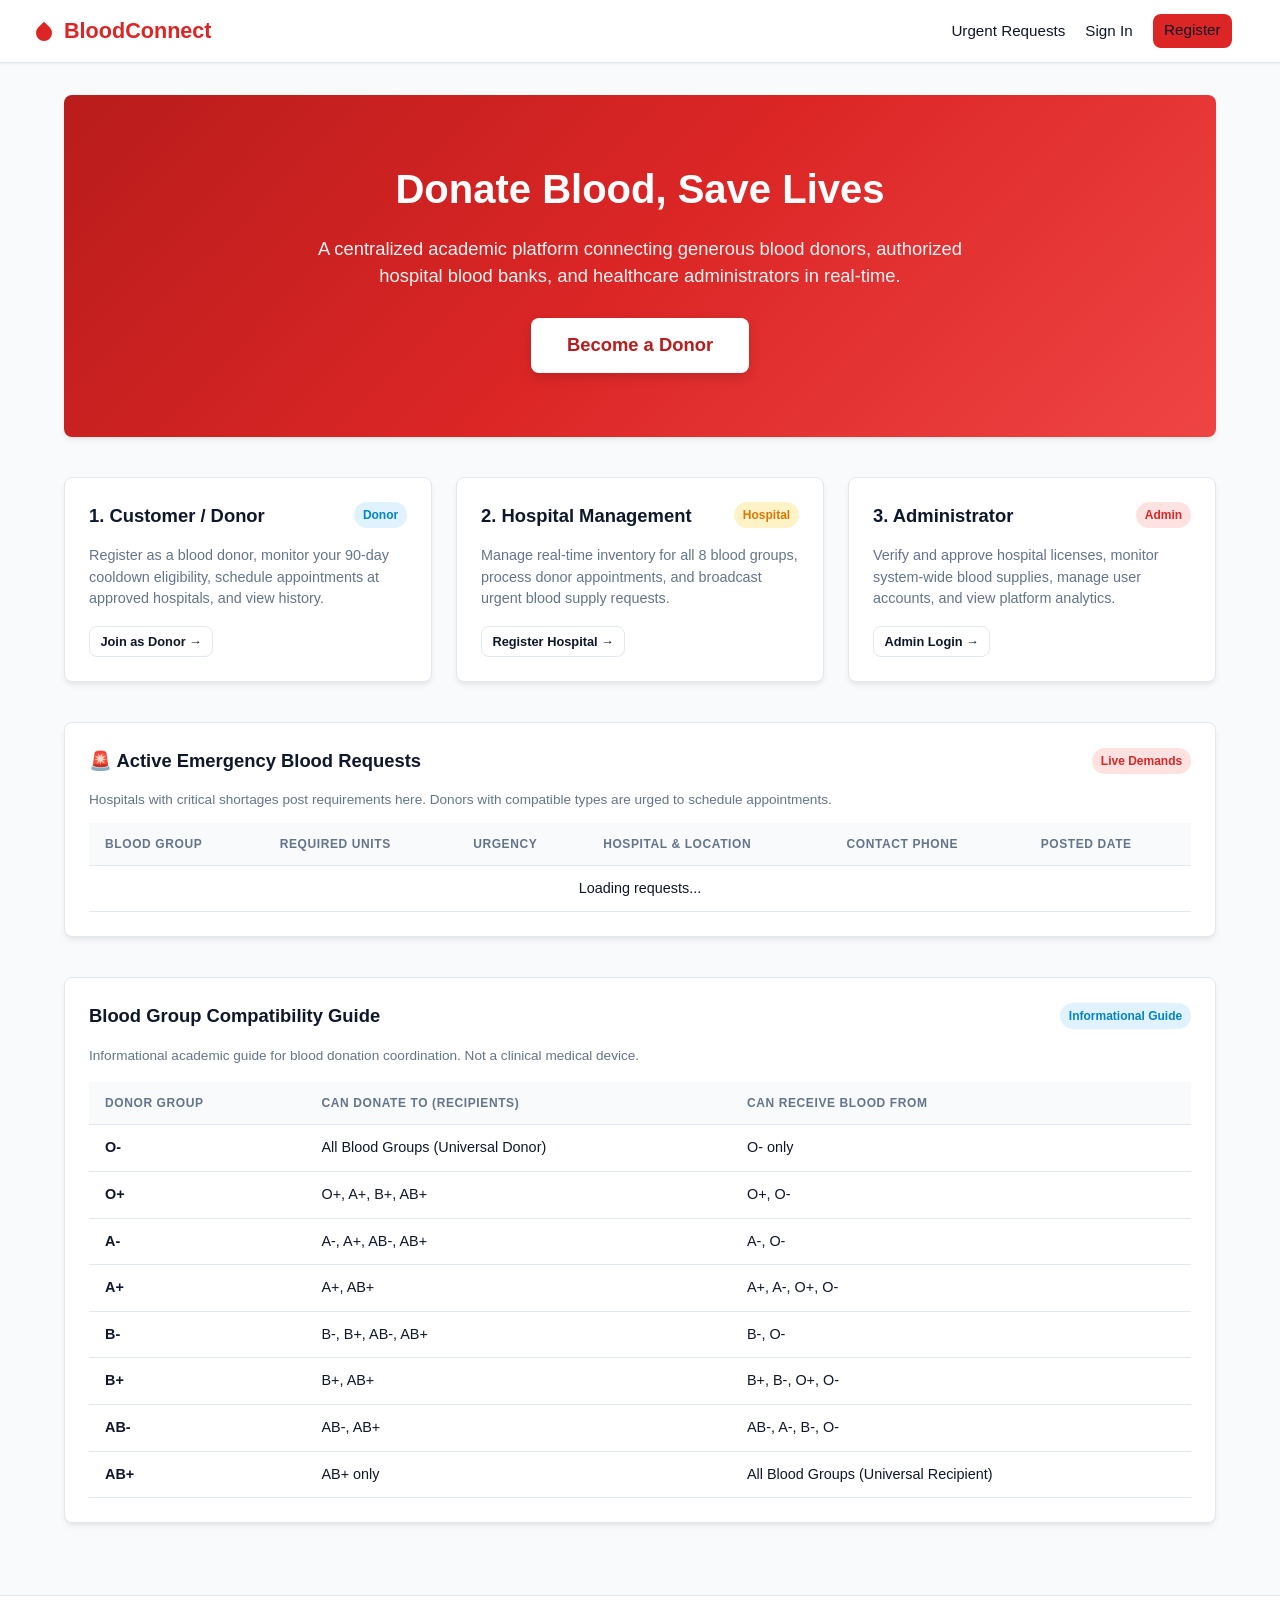
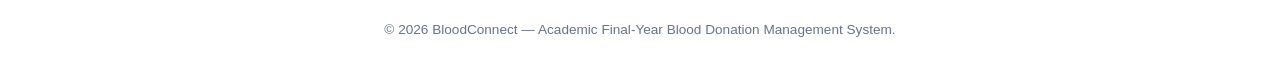
<file: frontend/index.html>
<!DOCTYPE html>
<html lang="en">
<head>
  <meta charset="UTF-8">
  <meta name="viewport" content="width=device-width, initial-scale=1.0">
  <title>BloodConnect — Blood Donation Management System</title>
  <link rel="stylesheet" href="css/style.css">
</head>
<body>

  <!-- Navigation Bar -->
  <nav class="navbar">
    <a href="index.html" class="nav-brand">
      <svg width="24" height="24" viewBox="0 0 24 24" fill="currentColor">
        <path d="M12 2.69l5.66 5.66a8 8 0 1 1-11.31 0z"/>
      </svg>
      BloodConnect
    </a>
    <ul class="nav-links" style="margin-left: auto;">
      <li><a href="#urgent-requests">Urgent Requests</a></li>
      <li><a href="login.html">Sign In</a></li>
      <li><a href="register.html" class="btn btn-sm btn-primary">Register</a></li>
    </ul>
    <div id="navUserArea" class="nav-user" style="margin-left: 1rem;"></div>
  </nav>

  <!-- Hero Section -->
  <div class="container">
    <section class="hero">
      <h1>Donate Blood, Save Lives</h1>
      <p>A centralized academic platform connecting generous blood donors, authorized hospital blood banks, and healthcare administrators in real-time.</p>
      <div>
        <a href="register.html" class="btn btn-primary" style="background: white; color: #b91c1c; font-size: 1.15rem; font-weight: 700; padding: 0.85rem 2.25rem; box-shadow: 0 4px 12px rgba(0,0,0,0.15); border: none;">Become a Donor</a>
      </div>
    </section>

    <!-- 3 Portals Explanation Cards -->
    <div class="grid grid-3" style="margin-bottom: 2.5rem;">
      <div class="card">
        <div class="card-title">
          <span>1. Customer / Donor</span>
          <span class="badge badge-info">Donor</span>
        </div>
        <p style="color:var(--text-muted); font-size:0.9rem; margin-bottom:1rem;">
          Register as a blood donor, monitor your 90-day cooldown eligibility, schedule appointments at approved hospitals, and view history.
        </p>
        <a href="register.html" class="btn btn-sm btn-outline">Join as Donor &rarr;</a>
      </div>

      <div class="card">
        <div class="card-title">
          <span>2. Hospital Management</span>
          <span class="badge badge-warning">Hospital</span>
        </div>
        <p style="color:var(--text-muted); font-size:0.9rem; margin-bottom:1rem;">
          Manage real-time inventory for all 8 blood groups, process donor appointments, and broadcast urgent blood supply requests.
        </p>
        <a href="register.html" class="btn btn-sm btn-outline">Register Hospital &rarr;</a>
      </div>

      <div class="card">
        <div class="card-title">
          <span>3. Administrator</span>
          <span class="badge badge-danger">Admin</span>
        </div>
        <p style="color:var(--text-muted); font-size:0.9rem; margin-bottom:1rem;">
          Verify and approve hospital licenses, monitor system-wide blood supplies, manage user accounts, and view platform analytics.
        </p>
        <a href="login.html" class="btn btn-sm btn-outline">Admin Login &rarr;</a>
      </div>
    </div>

    <!-- Live Urgent Blood Requests -->
    <section id="urgent-requests" class="card" style="margin-bottom: 2.5rem;">
      <div class="card-title">
        <span>🚨 Active Emergency Blood Requests</span>
        <span class="badge badge-danger">Live Demands</span>
      </div>
      <p style="font-size:0.85rem; color:var(--text-muted); margin-bottom: 0.5rem;">
        Hospitals with critical shortages post requirements here. Donors with compatible types are urged to schedule appointments.
      </p>
      <div class="table-responsive">
        <table>
          <thead>
            <tr>
              <th>Blood Group</th>
              <th>Required Units</th>
              <th>Urgency</th>
              <th>Hospital & Location</th>
              <th>Contact Phone</th>
              <th>Posted Date</th>
            </tr>
          </thead>
          <tbody id="publicRequestsBody">
            <tr><td colspan="6" style="text-align:center;">Loading requests...</td></tr>
          </tbody>
        </table>
      </div>
    </section>

    <!-- Blood Compatibility Matrix -->
    <section id="compatibility" class="card" style="margin-bottom: 2.5rem;">
      <div class="card-title">
        <span>Blood Group Compatibility Guide</span>
        <span class="badge badge-info">Informational Guide</span>
      </div>
      <p style="font-size:0.85rem; color:var(--text-muted); margin-bottom: 1rem;">
        Informational academic guide for blood donation coordination. Not a clinical medical device.
      </p>
      <div class="table-responsive">
        <table>
          <thead>
            <tr>
              <th>Donor Group</th>
              <th>Can Donate To (Recipients)</th>
              <th>Can Receive Blood From</th>
            </tr>
          </thead>
          <tbody>
            <tr><td><strong>O-</strong></td><td>All Blood Groups (Universal Donor)</td><td>O- only</td></tr>
            <tr><td><strong>O+</strong></td><td>O+, A+, B+, AB+</td><td>O+, O-</td></tr>
            <tr><td><strong>A-</strong></td><td>A-, A+, AB-, AB+</td><td>A-, O-</td></tr>
            <tr><td><strong>A+</strong></td><td>A+, AB+</td><td>A+, A-, O+, O-</td></tr>
            <tr><td><strong>B-</strong></td><td>B-, B+, AB-, AB+</td><td>B-, O-</td></tr>
            <tr><td><strong>B+</strong></td><td>B+, AB+</td><td>B+, B-, O+, O-</td></tr>
            <tr><td><strong>AB-</strong></td><td>AB-, AB+</td><td>AB-, A-, B-, O-</td></tr>
            <tr><td><strong>AB+</strong></td><td>AB+ only</td><td>All Blood Groups (Universal Recipient)</td></tr>
          </tbody>
        </table>
      </div>
    </section>
  </div>

  <!-- Footer -->
  <footer>
    <p>&copy; 2026 BloodConnect — Academic Final-Year Blood Donation Management System.</p>
  </footer>

  <script src="js/script.js"></script>
  <script>
    document.addEventListener("DOMContentLoaded", initLandingPage);
  </script>
</body>
</html>
</file>
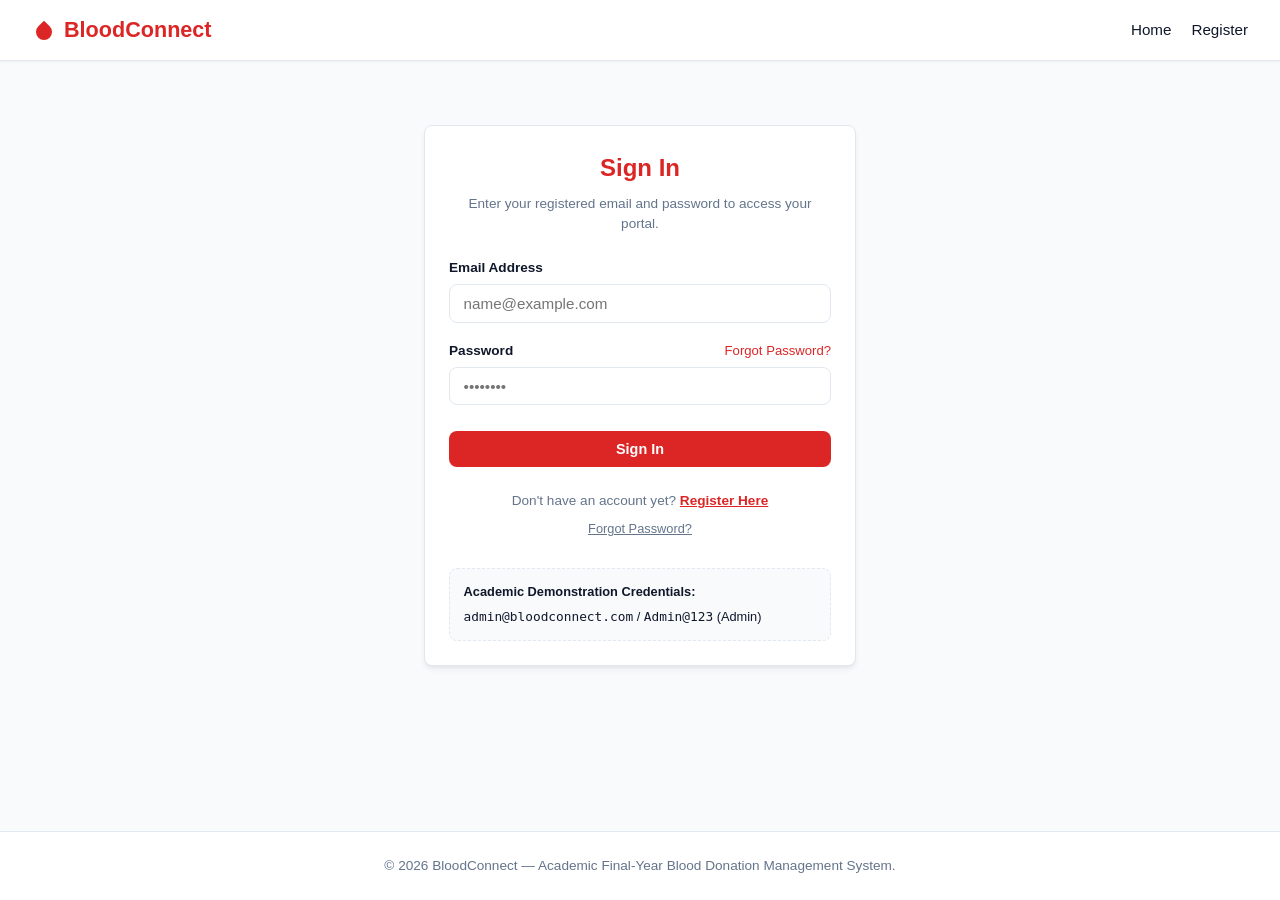
<file: frontend/admin.html>
<!DOCTYPE html>
<html lang="en">
<head>
  <meta charset="UTF-8">
  <meta name="viewport" content="width=device-width, initial-scale=1.0">
  <title>Admin Portal — BloodConnect</title>
  <link rel="stylesheet" href="css/style.css">
</head>
<body>

  <!-- Navigation Bar -->
  <nav class="navbar">
    <a href="admin.html" class="nav-brand">
      <svg width="24" height="24" viewBox="0 0 24 24" fill="currentColor">
        <path d="M12 2.69l5.66 5.66a8 8 0 1 1-11.31 0z"/>
      </svg>
      BloodConnect
    </a>
    <div class="nav-user">
      <span id="navAdminName">System Administrator</span>
      <span class="user-badge" style="background:var(--danger-bg); color:var(--danger);">Admin</span>
      <button onclick="logout()" class="btn btn-sm btn-outline">Sign Out</button>
    </div>
  </nav>

  <div class="container">
    <!-- Stat Cards -->
    <div class="grid grid-4" style="margin-bottom: 2rem;">
      <div class="stat-card">
        <div class="stat-label">Total Donors</div>
        <div class="stat-val" id="statDonors">0</div>
      </div>
      <div class="stat-card" style="border-left-color: var(--success);">
        <div class="stat-label">Approved Hospitals</div>
        <div class="stat-val" id="statHospitals">0</div>
      </div>
      <div class="stat-card" style="border-left-color: var(--warning);">
        <div class="stat-label">Pending Approval</div>
        <div class="stat-val" id="statPendingHospitals">0</div>
      </div>
      <div class="stat-card" style="border-left-color: #3b82f6;">
        <div class="stat-label">Total Blood Units</div>
        <div class="stat-val" id="statBloodUnits">0</div>
      </div>
    </div>

    <!-- Hospital Approvals Section -->
    <div class="card" style="margin-bottom: 2rem;">
      <div class="card-title">
        <span>Hospital License Verifications</span>
      </div>
      <p style="font-size: 0.85rem; color: var(--text-muted); margin-bottom: 0.75rem;">
        Hospitals with <strong>PENDING</strong> status cannot log in until approved by an administrator.
      </p>
      <div class="table-responsive">
        <table>
          <thead>
            <tr>
              <th>Hospital Name</th>
              <th>License No.</th>
              <th>City</th>
              <th>Contact</th>
              <th>Status</th>
              <th>Actions</th>
            </tr>
          </thead>
          <tbody id="adminHospitalsBody">
            <tr><td colspan="6" style="text-align: center;">Loading hospitals...</td></tr>
          </tbody>
        </table>
      </div>
    </div>

    <!-- Create Administrator Section -->
    <div class="card" style="margin-bottom: 2rem;">
      <div class="card-title">
        <span>Create Administrator</span>
        <span class="badge badge-info">Admin Only</span>
      </div>
      <p style="font-size: 0.85rem; color: var(--text-muted); margin-bottom: 1rem;">
        Register a new administrator account with full administrative privileges.
      </p>

      <div id="createAdminAlert"></div>

      <form id="createAdminForm" onsubmit="handleCreateAdmin(event)" style="max-width: 640px;">
        <div class="grid grid-2" style="gap: 1rem; margin-bottom: 1rem;">
          <div class="form-group">
            <label for="adminFullName">Full Name</label>
            <input type="text" id="adminFullName" class="form-control" placeholder="Full Name" required>
          </div>
          <div class="form-group">
            <label for="adminEmail">Email Address</label>
            <input type="email" id="adminEmail" class="form-control" placeholder="admin@example.com" required>
          </div>
        </div>

        <div class="grid grid-2" style="gap: 1rem; margin-bottom: 1.25rem;">
          <div class="form-group">
            <label for="adminPassword">Password</label>
            <input type="password" id="adminPassword" class="form-control" placeholder="••••••••" required>
          </div>
          <div class="form-group">
            <label for="adminConfirmPassword">Confirm Password</label>
            <input type="password" id="adminConfirmPassword" class="form-control" placeholder="••••••••" required>
          </div>
        </div>

        <button type="submit" id="createAdminBtn" class="btn btn-primary">Create Admin</button>
      </form>
    </div>

    <!-- User Management Section -->
    <div class="card" style="margin-bottom: 2rem;">
      <div class="card-title">
        <span>User Management</span>
      </div>
      <div class="table-responsive">
        <table>
          <thead>
            <tr>
              <th>Full Name</th>
              <th>Email</th>
              <th>Role</th>
              <th>Status</th>
              <th>Action</th>
            </tr>
          </thead>
          <tbody id="adminUsersBody">
            <tr><td colspan="5" style="text-align: center;">Loading users...</td></tr>
          </tbody>
        </table>
      </div>
    </div>

    <!-- System Blood Inventory Overview -->
    <div class="card">
      <div class="card-title">
        <span>System-Wide Blood Inventory Overview</span>
      </div>
      <div class="table-responsive">
        <table>
          <thead>
            <tr>
              <th>Hospital</th>
              <th>City</th>
              <th>Blood Group</th>
              <th>Units Available</th>
              <th>Last Updated</th>
            </tr>
          </thead>
          <tbody id="adminInventoryBody">
            <tr><td colspan="5" style="text-align: center;">Loading system inventory...</td></tr>
          </tbody>
        </table>
      </div>
    </div>
  </div>

  <!-- Admin Reset Password Modal -->
  <div id="adminResetPasswordModal" style="display: none; position: fixed; inset: 0; background: rgba(0, 0, 0, 0.5); z-index: 1000; align-items: center; justify-content: center; padding: 1rem;">
    <div class="card" style="max-width: 480px; width: 100%; margin: auto; box-shadow: 0 20px 25px -5px rgba(0,0,0,0.2);">
      <div class="card-title" style="margin-bottom: 0.75rem;">
        <span>Admin-Assisted Password Reset</span>
        <button type="button" onclick="closeResetPasswordModal()" style="background: none; border: none; font-size: 1.25rem; cursor: pointer; color: var(--text-muted);">&times;</button>
      </div>
      <p style="font-size: 0.85rem; color: var(--text-muted); margin-bottom: 1rem;">
        Set a new temporary password for <strong id="resetTargetName"></strong> (<span id="resetTargetEmail"></span>).
      </p>

      <div id="adminResetAlert"></div>

      <form id="adminResetPasswordForm" onsubmit="handleAdminResetPassword(event)">
        <input type="hidden" id="resetTargetUserId">
        <input type="hidden" id="resetTargetUserEmail">

        <div class="form-group">
          <label for="adminNewPassword">New Password</label>
          <input type="password" id="adminNewPassword" class="form-control" placeholder="•••••••• (min 6 characters)" required minlength="6">
        </div>

        <div class="form-group">
          <label for="adminConfirmNewPassword">Confirm Password</label>
          <input type="password" id="adminConfirmNewPassword" class="form-control" placeholder="••••••••" required minlength="6">
        </div>

        <div style="display: flex; gap: 0.5rem; justify-content: flex-end; margin-top: 1.25rem;">
          <button type="button" onclick="closeResetPasswordModal()" class="btn btn-sm btn-outline">Cancel</button>
          <button type="submit" id="adminResetSubmitBtn" class="btn btn-sm btn-primary">Reset Password</button>
        </div>
      </form>
    </div>
  </div>

  <footer>
    <p>&copy; 2026 BloodConnect — Academic Final-Year Blood Donation Management System.</p>
  </footer>

  <script src="js/script.js"></script>
  <script>
    document.addEventListener("DOMContentLoaded", initAdminPage);
  </script>
</body>
</html>
</file>
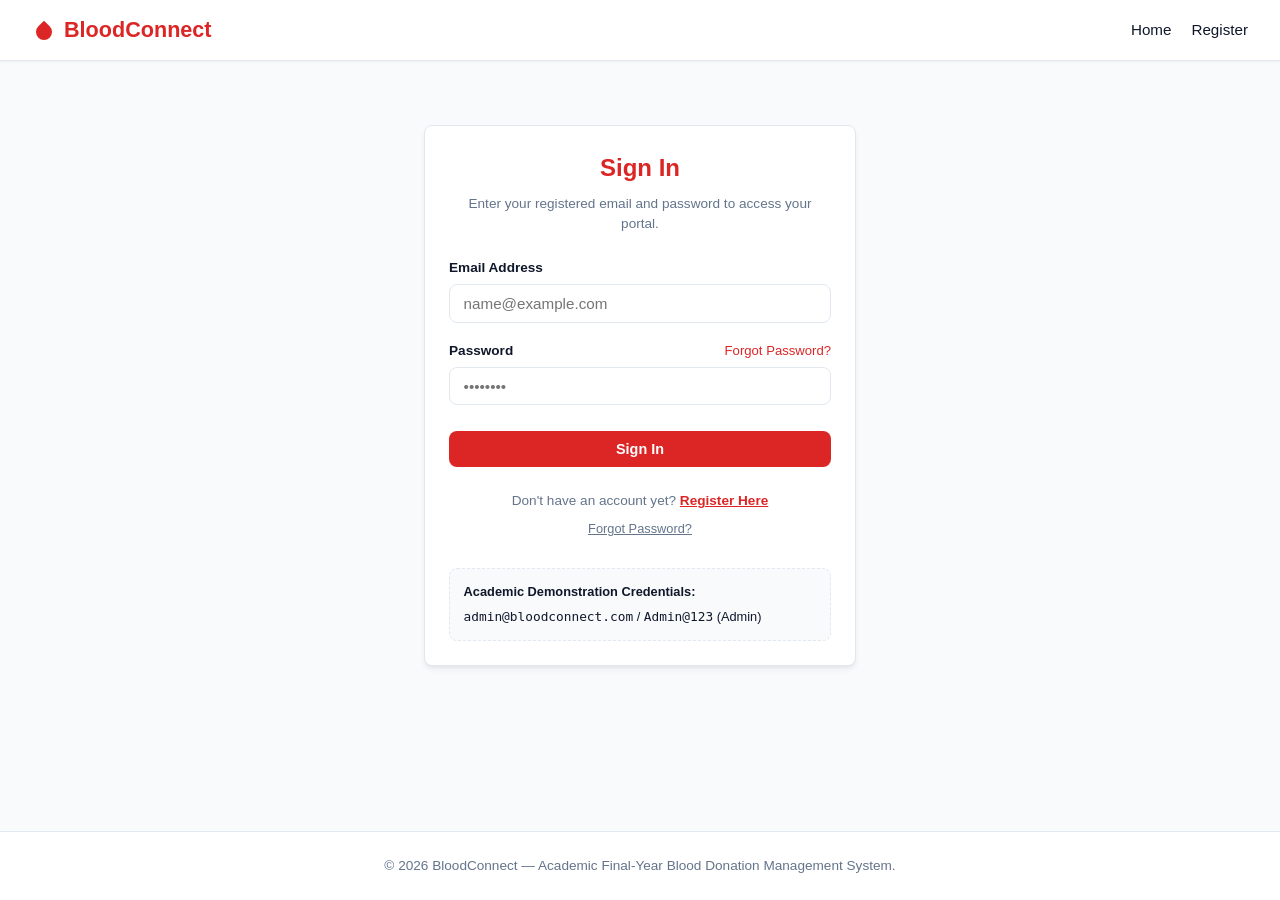
<file: frontend/donor.html>
<!DOCTYPE html>
<html lang="en">
<head>
  <meta charset="UTF-8">
  <meta name="viewport" content="width=device-width, initial-scale=1.0">
  <title>Donor Portal — BloodConnect</title>
  <link rel="stylesheet" href="css/style.css">
</head>
<body>

  <!-- Navigation Bar -->
  <nav class="navbar">
    <a href="donor.html" class="nav-brand">
      <svg width="24" height="24" viewBox="0 0 24 24" fill="currentColor">
        <path d="M12 2.69l5.66 5.66a8 8 0 1 1-11.31 0z"/>
      </svg>
      BloodConnect
    </a>
    <div class="nav-user">
      <span>Welcome, <strong id="donorNameDisplay">Donor</strong></span>
      <span class="user-badge">Donor</span>
      <button onclick="logout()" class="btn btn-sm btn-outline">Sign Out</button>
    </div>
  </nav>

  <div class="container">
    <!-- Top Grid: Profile & Scheduling -->
    <div class="grid grid-2" style="margin-bottom: 2rem;">
      <!-- Donor Profile Card -->
      <div class="card">
        <div class="card-title">
          <span>My Donor Profile</span>
          <span id="profileEligibility" class="badge badge-info">Checking...</span>
        </div>
        
        <div style="display: flex; gap: 1.5rem; align-items: center; margin-bottom: 1.25rem;">
          <div style="background: var(--primary-light); color: var(--primary); width: 64px; height: 64px; border-radius: 50%; display: flex; align-items: center; justify-content: center; font-size: 1.5rem; font-weight: 800;" id="profileBloodGroup">
            --
          </div>
          <div>
            <div style="font-size: 0.85rem; color: var(--text-muted);">Registered City:</div>
            <strong id="profileCity" style="font-size: 1rem;">--</strong>
            <div style="font-size: 0.85rem; color: var(--text-muted); margin-top: 0.25rem;">Last Donation:</div>
            <strong id="profileLastDonation" style="font-size: 0.95rem;">--</strong>
          </div>
        </div>

        <div style="background: #f8fafc; border-radius: var(--radius); padding: 0.75rem; font-size: 0.85rem; color: var(--text-muted);">
          <strong>Eligibility Rule:</strong> Minimum 90 days required between blood donations to protect donor health.
        </div>
      </div>

      <!-- Schedule Donation Form -->
      <div class="card">
        <div class="card-title">
          <span>Schedule Blood Donation</span>
          <span class="badge badge-success">Appointment</span>
        </div>

        <div id="scheduleAlert"></div>

        <form id="scheduleForm" onsubmit="handleScheduleDonation(event)">
          <div class="form-group">
            <label>Select Hospital / Blood Bank</label>
            <select id="scheduleHospitalSelect" class="form-control" required>
              <option value="">Loading hospitals...</option>
            </select>
          </div>

          <div class="grid grid-2" style="gap: 1rem;">
            <div class="form-group">
              <label>Donation Date</label>
              <input type="date" id="scheduleDate" class="form-control" required>
            </div>
            <div class="form-group">
              <label>Time Slot</label>
              <select id="scheduleTimeSlot" class="form-control" required>
                <option value="09:00 AM - 11:00 AM">09:00 AM - 11:00 AM</option>
                <option value="11:00 AM - 01:00 PM">11:00 AM - 01:00 PM</option>
                <option value="02:00 PM - 04:00 PM">02:00 PM - 04:00 PM</option>
                <option value="04:00 PM - 06:00 PM">04:00 PM - 06:00 PM</option>
              </select>
            </div>
          </div>

          <button type="submit" class="btn btn-primary" style="width: 100%;">Confirm Appointment</button>
        </form>
      </div>
    </div>

    <!-- My Appointments Table -->
    <div class="card" style="margin-bottom: 2rem;">
      <div class="card-title">
        <span>My Donation History & Appointments</span>
      </div>
      <div class="table-responsive">
        <table>
          <thead>
            <tr>
              <th>Hospital</th>
              <th>Blood Group</th>
              <th>Date</th>
              <th>Time Slot</th>
              <th>Status</th>
              <th>Remarks</th>
              <th>Action</th>
            </tr>
          </thead>
          <tbody id="donorAppointmentsBody">
            <tr><td colspan="7" style="text-align: center;">Loading appointments...</td></tr>
          </tbody>
        </table>
      </div>
    </div>

    <!-- Open Requests Table -->
    <div class="card">
      <div class="card-title">
        <span>Urgent Hospital Blood Demands</span>
      </div>
      <div class="table-responsive">
        <table>
          <thead>
            <tr>
              <th>Blood Group</th>
              <th>Units Needed</th>
              <th>Urgency</th>
              <th>Hospital</th>
              <th>Notes</th>
            </tr>
          </thead>
          <tbody id="donorRequestsBody">
            <tr><td colspan="5" style="text-align: center;">Loading requests...</td></tr>
          </tbody>
        </table>
      </div>
    </div>
  </div>

  <footer>
    <p>&copy; 2026 BloodConnect — Academic Final-Year Blood Donation Management System.</p>
  </footer>

  <script src="js/script.js"></script>
  <script>
    document.addEventListener("DOMContentLoaded", () => {
      // Set default minimum date to today
      const today = new Date().toISOString().split("T")[0];
      const dateInput = document.getElementById("scheduleDate");
      if (dateInput) {
        dateInput.min = today;
        dateInput.value = today;
      }
      initDonorPage();
    });
  </script>
</body>
</html>
</file>
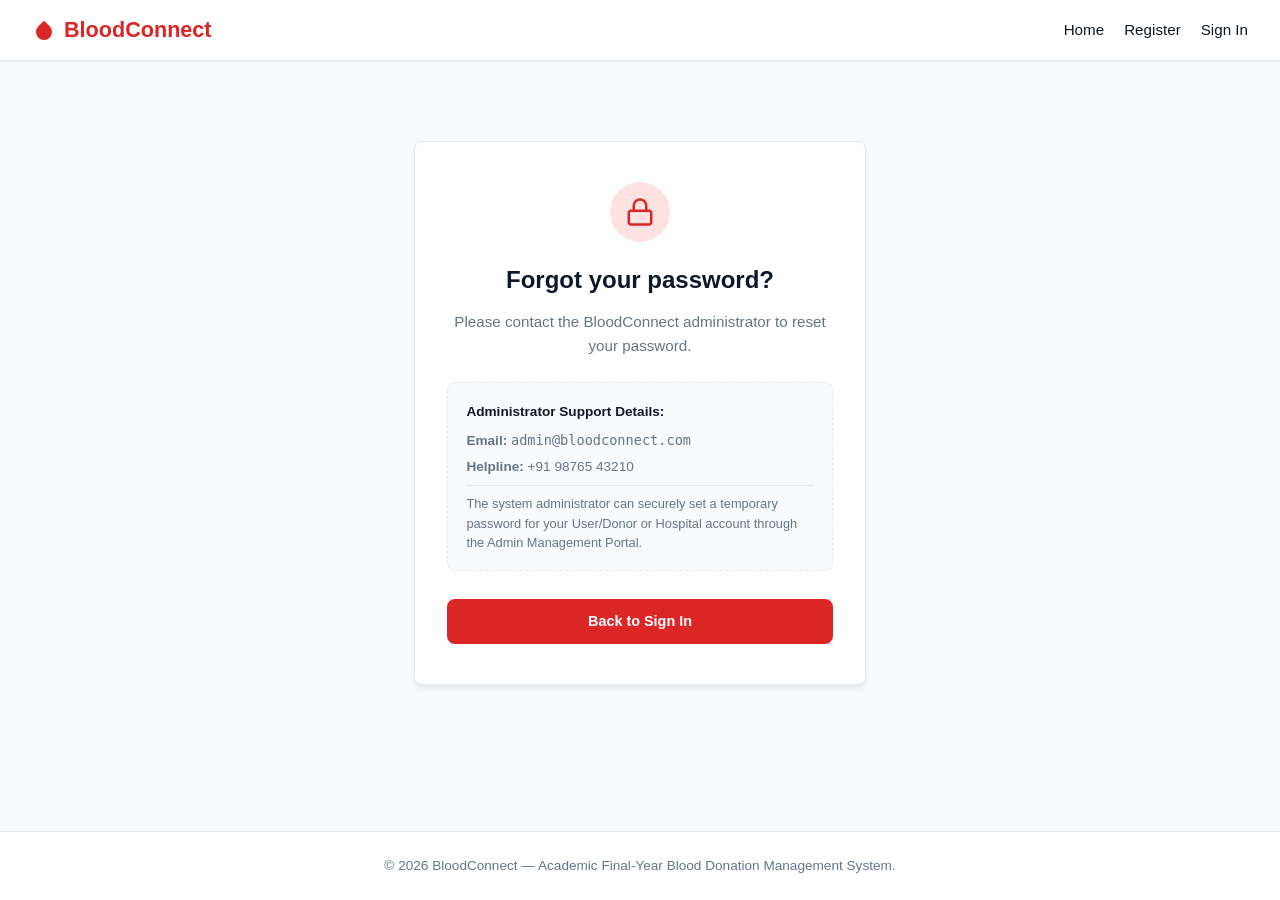
<file: frontend/forgot-password.html>
<!DOCTYPE html>
<html lang="en">
<head>
  <meta charset="UTF-8">
  <meta name="viewport" content="width=device-width, initial-scale=1.0">
  <title>Forgot Password — BloodConnect</title>
  <link rel="stylesheet" href="css/style.css">
</head>
<body>

  <!-- Navigation Bar -->
  <nav class="navbar">
    <a href="index.html" class="nav-brand">
      <svg width="24" height="24" viewBox="0 0 24 24" fill="currentColor">
        <path d="M12 2.69l5.66 5.66a8 8 0 1 1-11.31 0z"/>
      </svg>
      BloodConnect
    </a>
    <ul class="nav-links">
      <li><a href="index.html">Home</a></li>
      <li><a href="register.html">Register</a></li>
      <li><a href="login.html">Sign In</a></li>
    </ul>
  </nav>

  <div class="container" style="max-width: 500px; margin-top: 3rem;">
    <div class="card" style="text-align: center; padding: 2.5rem 2rem;">
      <div style="width: 60px; height: 60px; border-radius: 50%; background: #fee2e2; color: var(--primary); display: flex; align-items: center; justify-content: center; margin: 0 auto 1.25rem;">
        <svg width="30" height="30" viewBox="0 0 24 24" fill="none" stroke="currentColor" stroke-width="2" stroke-linecap="round" stroke-linejoin="round">
          <rect x="3" y="11" width="18" height="11" rx="2" ry="2"></rect>
          <path d="M7 11V7a5 5 0 0 1 10 0v4"></path>
        </svg>
      </div>

      <h2 style="font-size: 1.5rem; font-weight: 800; color: var(--text-dark); margin-bottom: 0.75rem;">
        Forgot your password?
      </h2>

      <p style="color: var(--text-muted); font-size: 0.95rem; line-height: 1.6; margin-bottom: 1.5rem;">
        Please contact the BloodConnect administrator to reset your password.
      </p>

      <div style="background: #f8fafc; border: 1px dashed var(--border); border-radius: var(--radius); padding: 1.15rem; text-align: left; font-size: 0.85rem; margin-bottom: 1.75rem;">
        <div style="font-weight: 700; margin-bottom: 0.5rem; color: var(--text-dark);">
          Administrator Support Details:
        </div>
        <div style="color: var(--text-muted); margin-bottom: 0.35rem;">
          <strong>Email:</strong> <code>admin@bloodconnect.com</code>
        </div>
        <div style="color: var(--text-muted); margin-bottom: 0.35rem;">
          <strong>Helpline:</strong> +91 98765 43210
        </div>
        <div style="color: var(--text-muted); font-size: 0.8rem; margin-top: 0.5rem; border-top: 1px solid var(--border); padding-top: 0.5rem;">
          The system administrator can securely set a temporary password for your User/Donor or Hospital account through the Admin Management Portal.
        </div>
      </div>

      <a href="login.html" class="btn btn-primary" style="display: block; width: 100%; text-decoration: none; padding: 0.65rem;">
        Back to Sign In
      </a>
    </div>
  </div>

  <footer>
    <p>&copy; 2026 BloodConnect — Academic Final-Year Blood Donation Management System.</p>
  </footer>

  <script src="js/script.js"></script>
</body>
</html>
</file>
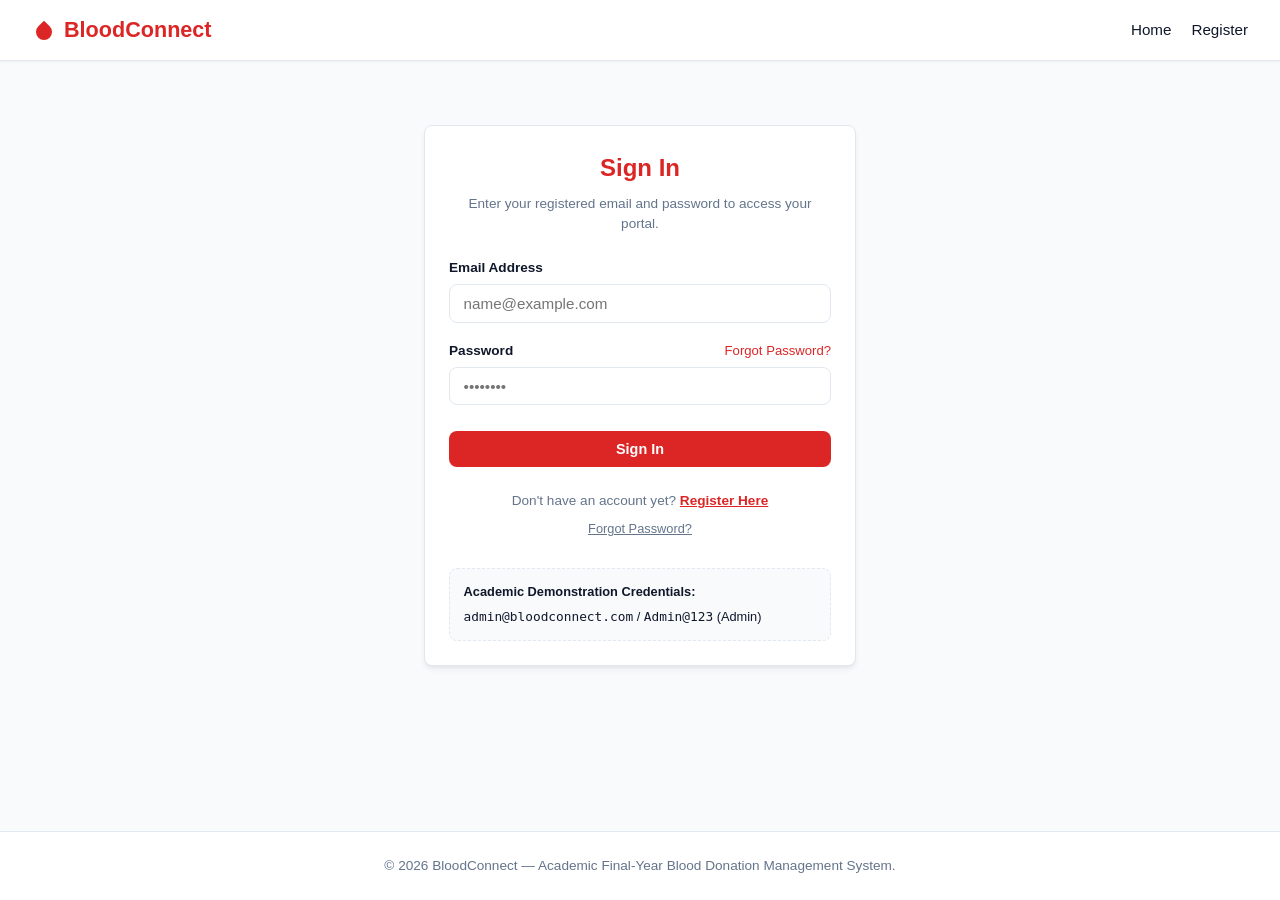
<file: frontend/hospital.html>
<!DOCTYPE html>
<html lang="en">
<head>
  <meta charset="UTF-8">
  <meta name="viewport" content="width=device-width, initial-scale=1.0">
  <title>Hospital Portal — BloodConnect</title>
  <link rel="stylesheet" href="css/style.css">
</head>
<body>

  <!-- Navigation Bar -->
  <nav class="navbar">
    <a href="hospital.html" class="nav-brand">
      <svg width="24" height="24" viewBox="0 0 24 24" fill="currentColor">
        <path d="M12 2.69l5.66 5.66a8 8 0 1 1-11.31 0z"/>
      </svg>
      BloodConnect
    </a>
    <div class="nav-user">
      <span>Hospital: <strong id="hospitalNameDisplay">Hospital</strong></span>
      <span class="user-badge">Hospital</span>
      <button onclick="logout()" class="btn btn-sm btn-outline">Sign Out</button>
    </div>
  </nav>

  <div class="container">
    <!-- Stat row -->
    <div class="grid grid-3" style="margin-bottom: 2rem;">
      <div class="stat-card">
        <div class="stat-label">Total Blood Units in Stock</div>
        <div class="stat-val" id="statTotalUnits">0</div>
      </div>
      <div class="stat-card" style="border-left-color: var(--success);">
        <div class="stat-label">Hospital Status</div>
        <div class="stat-val" style="font-size: 1.5rem; color: var(--success); margin-top: 0.6rem;">VERIFIED</div>
      </div>
      <div class="stat-card" style="border-left-color: var(--warning);">
        <div class="stat-label">Stock Rule</div>
        <div style="font-size: 0.85rem; color: var(--text-muted); margin-top: 0.5rem;">
          Inventory cannot drop below 0. Deductions verified atomically.
        </div>
      </div>
    </div>

    <!-- Blood Inventory Section -->
    <div class="card" style="margin-bottom: 2rem;">
      <div class="card-title">
        <span>Current Blood Bank Inventory</span>
      </div>
      <div class="inventory-grid" id="inventoryGrid">
        <!-- 8 Boxes populated by JS -->
      </div>

      <!-- Manual Adjustment Box -->
      <div style="margin-top: 1.5rem; padding-top: 1.25rem; border-top: 1px solid var(--border);">
        <div id="inventoryAlert"></div>
        <h4 style="margin-bottom: 0.75rem; font-size: 0.95rem;">Manual Inventory Adjustment (Correction / Audit)</h4>
        <form id="adjForm" onsubmit="handleAdjustInventory(event)" style="display: flex; gap: 0.75rem; flex-wrap: wrap;">
          <select id="adjBloodGroup" class="form-control" style="width: 120px;" required>
            <option value="A+">A+</option>
            <option value="A-">A-</option>
            <option value="B+">B+</option>
            <option value="B-">B-</option>
            <option value="AB+">AB+</option>
            <option value="AB-">AB-</option>
            <option value="O+">O+</option>
            <option value="O-">O-</option>
          </select>
          <input type="number" id="adjChange" class="form-control" placeholder="Qty (+1, -1)" style="width: 140px;" required>
          <input type="text" id="adjRemark" class="form-control" placeholder="Audit Reason / Remark" style="flex: 1; min-width: 200px;">
          <button type="submit" class="btn btn-primary btn-sm">Update Stock</button>
        </form>
      </div>
    </div>

    <!-- Donor Appointments -->
    <div class="card" style="margin-bottom: 2rem;">
      <div class="card-title">
        <span>Donor Appointments & Processing</span>
      </div>
      <p style="font-size: 0.85rem; color: var(--text-muted); margin-bottom: 0.75rem;">
        Marking an appointment as <strong>Complete</strong> automatically adds 1 unit to hospital inventory and updates the donor's 90-day cooldown interval.
      </p>
      <div class="table-responsive">
        <table>
          <thead>
            <tr>
              <th>Donor Name</th>
              <th>Contact Phone</th>
              <th>Blood Group</th>
              <th>Date</th>
              <th>Time Slot</th>
              <th>Status</th>
              <th>Actions</th>
            </tr>
          </thead>
          <tbody id="hospitalAppointmentsBody">
            <tr><td colspan="7" style="text-align: center;">Loading appointments...</td></tr>
          </tbody>
        </table>
      </div>
    </div>

    <!-- Blood Requests Management -->
    <div class="grid grid-2" style="margin-bottom: 2rem;">
      <!-- Create Request Form -->
      <div class="card">
        <div class="card-title">
          <span>Create Blood Demand Request</span>
        </div>
        <div id="createReqAlert"></div>
        <form id="createReqForm" onsubmit="handleCreateBloodRequest(event)">
          <div class="grid grid-2" style="gap: 1rem;">
            <div class="form-group">
              <label>Blood Group</label>
              <select id="reqBloodGroup" class="form-control" required>
                <option value="A+">A+</option>
                <option value="A-">A-</option>
                <option value="B+">B+</option>
                <option value="B-">B-</option>
                <option value="AB+">AB+</option>
                <option value="AB-">AB-</option>
                <option value="O+">O+</option>
                <option value="O-">O-</option>
              </select>
            </div>
            <div class="form-group">
              <label>Required Units</label>
              <input type="number" id="reqUnits" class="form-control" min="1" value="1" required>
            </div>
          </div>
          <div class="form-group">
            <label>Urgency Level</label>
            <select id="reqUrgency" class="form-control" required>
              <option value="ROUTINE">Routine</option>
              <option value="URGENT">Urgent</option>
              <option value="CRITICAL">Critical Emergency</option>
            </select>
          </div>
          <div class="form-group">
            <label>Clinical Notes</label>
            <input type="text" id="reqNotes" class="form-control" placeholder="E.g., Emergency trauma patient in ICU">
          </div>
          <button type="submit" class="btn btn-primary" style="width: 100%;">Broadcast Request</button>
        </form>
      </div>

      <!-- Requests Table with Fulfill Button -->
      <div class="card">
        <div class="card-title">
          <span>My Hospital's Blood Requests</span>
        </div>
        <div class="table-responsive">
          <table>
            <thead>
              <tr>
                <th>Blood</th>
                <th>Units</th>
                <th>Urgency</th>
                <th>Status</th>
                <th>Notes</th>
                <th>Action</th>
              </tr>
            </thead>
            <tbody id="hospitalRequestsBody">
              <tr><td colspan="6" style="text-align: center;">Loading requests...</td></tr>
            </tbody>
          </table>
        </div>
      </div>
    </div>
  </div>

  <footer>
    <p>&copy; 2026 BloodConnect — Academic Final-Year Blood Donation Management System.</p>
  </footer>

  <script src="js/script.js"></script>
  <script>
    document.addEventListener("DOMContentLoaded", initHospitalPage);
  </script>
</body>
</html>
</file>
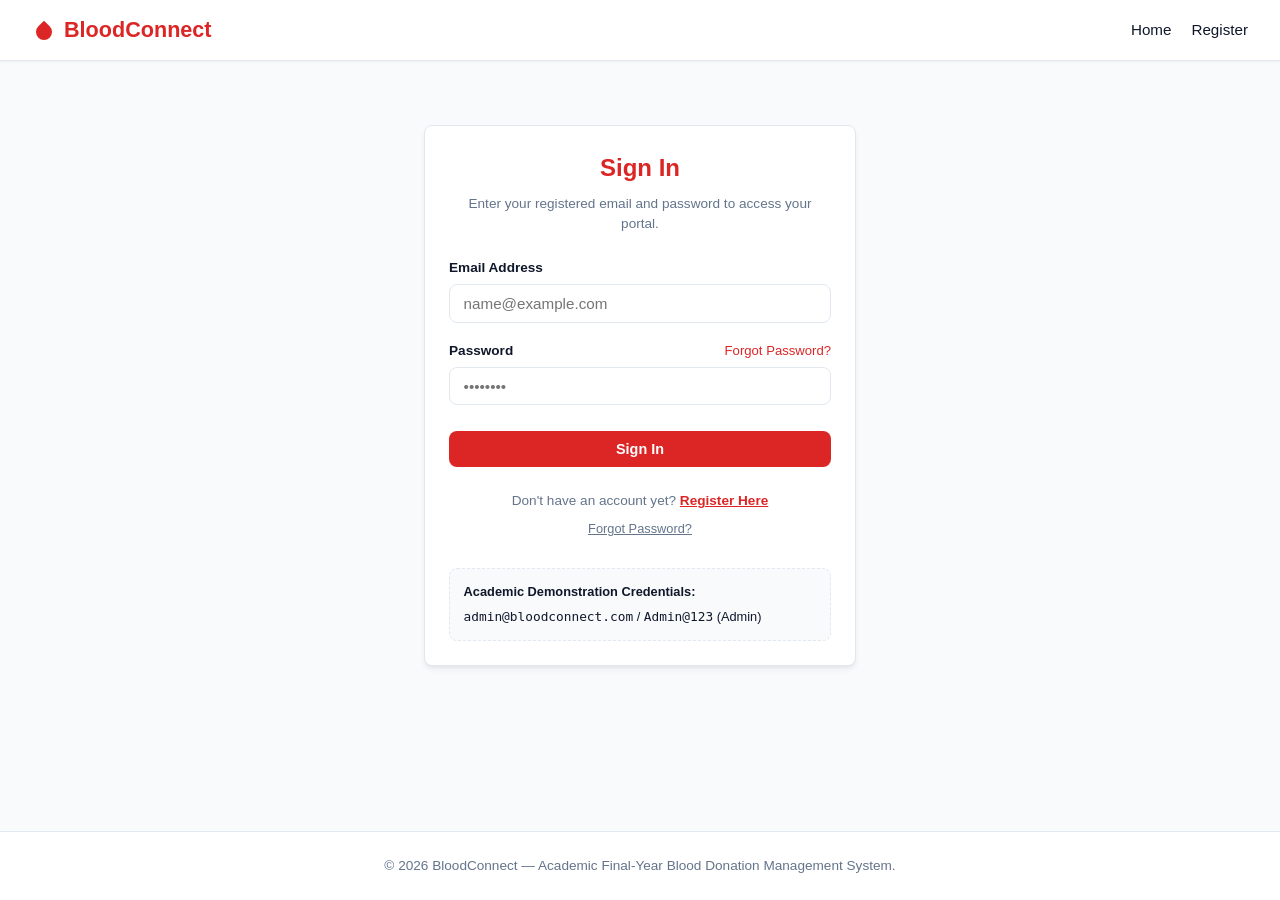
<file: frontend/login.html>
<!DOCTYPE html>
<html lang="en">
<head>
  <meta charset="UTF-8">
  <meta name="viewport" content="width=device-width, initial-scale=1.0">
  <title>Sign In — BloodConnect</title>
  <link rel="stylesheet" href="css/style.css">
</head>
<body>

  <!-- Navigation Bar -->
  <nav class="navbar">
    <a href="index.html" class="nav-brand">
      <svg width="24" height="24" viewBox="0 0 24 24" fill="currentColor">
        <path d="M12 2.69l5.66 5.66a8 8 0 1 1-11.31 0z"/>
      </svg>
      BloodConnect
    </a>
    <ul class="nav-links">
      <li><a href="index.html">Home</a></li>
      <li><a href="register.html">Register</a></li>
    </ul>
  </nav>

  <div class="container" style="max-width: 480px; margin-top: 2rem;">
    <div class="card">
      <h2 style="font-size: 1.5rem; font-weight: 800; color: var(--primary); text-align: center; margin-bottom: 0.5rem;">Sign In</h2>
      <p style="text-align: center; color: var(--text-muted); font-size: 0.85rem; margin-bottom: 1.5rem;">
        Enter your registered email and password to access your portal.
      </p>

      <div id="loginAlert"></div>

      <form id="loginForm" onsubmit="handleLogin(event)">
        <div class="form-group">
          <label for="loginEmail">Email Address</label>
          <input type="email" id="loginEmail" class="form-control" placeholder="name@example.com" required>
        </div>

        <div class="form-group">
          <div style="display: flex; justify-content: space-between; align-items: center; margin-bottom: 0.35rem;">
            <label for="loginPassword" style="margin-bottom: 0;">Password</label>
            <a href="forgot-password.html" id="forgotPasswordLink" onclick="navigateToForgotPassword(event)" style="font-size: 0.82rem; color: var(--primary); text-decoration: none; font-weight: 500;">Forgot Password?</a>
          </div>
          <input type="password" id="loginPassword" class="form-control" placeholder="••••••••" required>
        </div>

        <button type="submit" id="loginSubmitBtn" class="btn btn-primary" style="width: 100%; margin-top: 0.5rem;">Sign In</button>
      </form>

      <div style="margin-top: 1.5rem; font-size: 0.85rem; text-align: center; color: var(--text-muted);">
        Don't have an account yet? <a href="register.html" style="color: var(--primary); font-weight: 600;">Register Here</a>
        <div style="margin-top: 0.5rem;">
          <a href="forgot-password.html" id="forgotPasswordBottomLink" onclick="navigateToForgotPassword(event)" style="color: var(--text-muted); font-size: 0.8rem; text-decoration: underline;">Forgot Password?</a>
        </div>
      </div>

      <!-- Quick Demo Credentials Box for Viva Examiners / Evaluators -->
      <div style="margin-top: 1.75rem; background: #f8fafc; border: 1px dashed var(--border); border-radius: var(--radius); padding: 0.85rem; font-size: 0.8rem;">
        <strong>Academic Demonstration Credentials:</strong>
        <div style="margin-top: 0.35rem;">
          <code>admin@bloodconnect.com</code> / <code>Admin@123</code> (Admin)
        </div>
      </div>
    </div>
  </div>

  <footer>
    <p>&copy; 2026 BloodConnect — Academic Final-Year Blood Donation Management System.</p>
  </footer>

  <script src="js/script.js"></script>
</body>
</html>
</file>
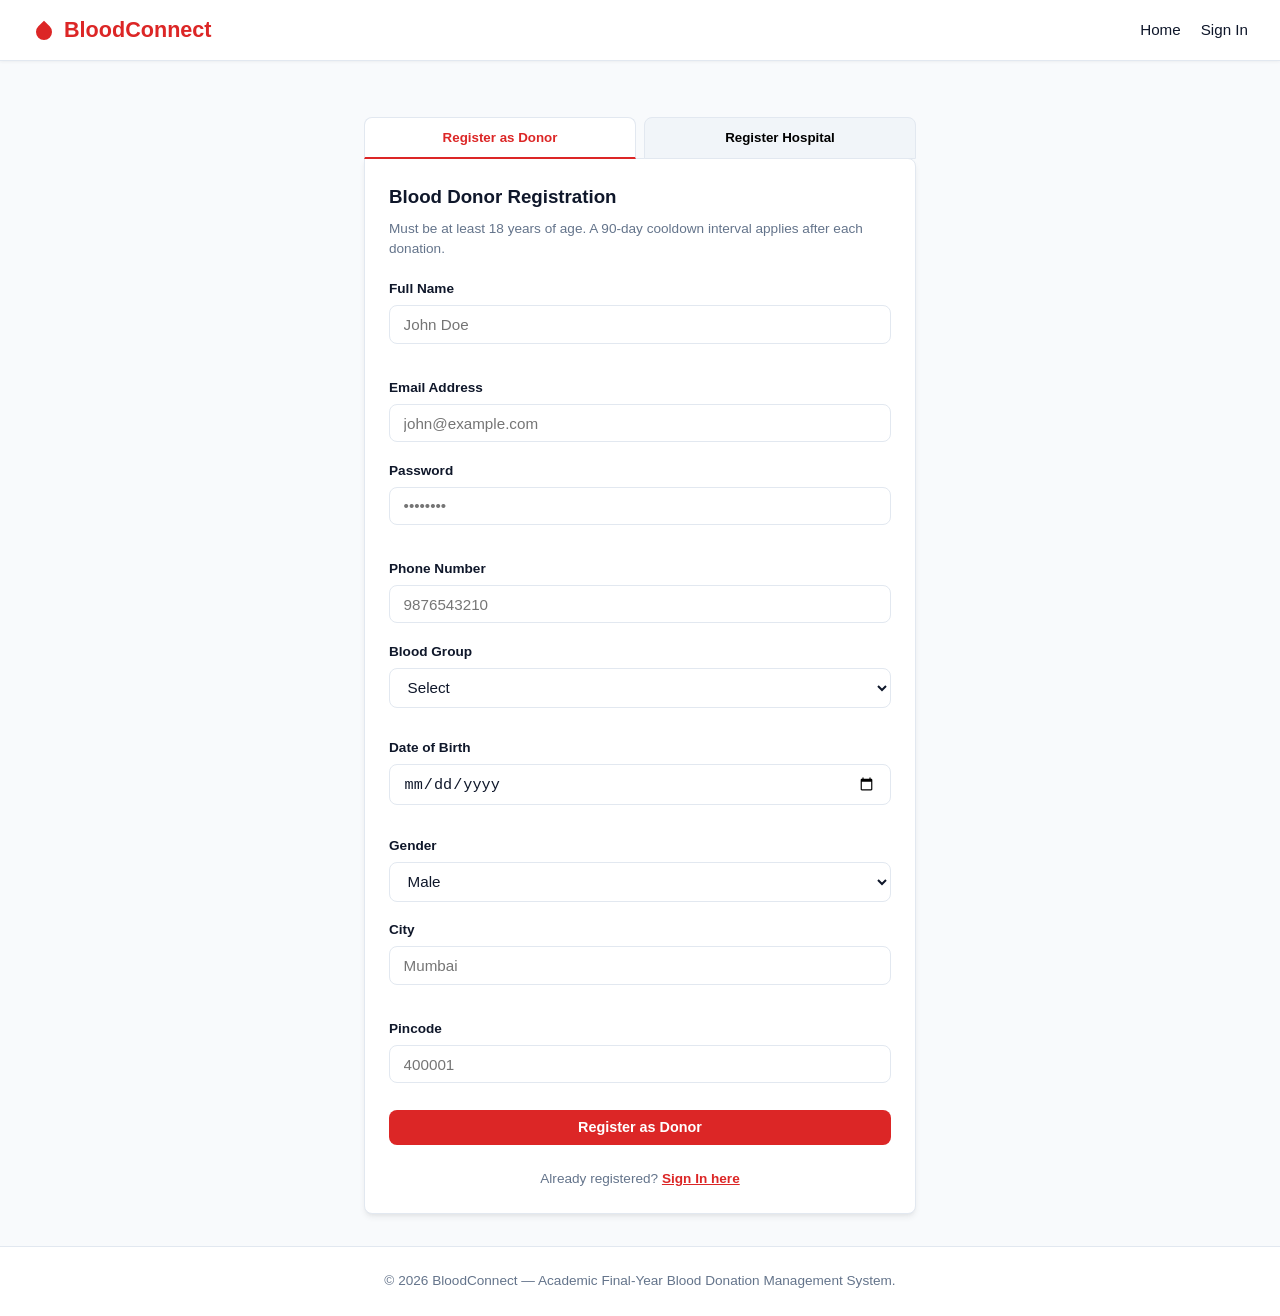
<file: frontend/register.html>
<!DOCTYPE html>
<html lang="en">
<head>
  <meta charset="UTF-8">
  <meta name="viewport" content="width=device-width, initial-scale=1.0">
  <title>Register — BloodConnect</title>
  <link rel="stylesheet" href="css/style.css">
  <style>
    .tab-btn {
      flex: 1;
      padding: 0.75rem;
      border: 1px solid var(--border);
      background: #f1f5f9;
      font-weight: 600;
      cursor: pointer;
      border-radius: var(--radius) var(--radius) 0 0;
    }
    .tab-btn.active {
      background: white;
      border-bottom: 2px solid var(--primary);
      color: var(--primary);
    }
  </style>
</head>
<body>

  <!-- Navigation Bar -->
  <nav class="navbar">
    <a href="index.html" class="nav-brand">
      <svg width="24" height="24" viewBox="0 0 24 24" fill="currentColor">
        <path d="M12 2.69l5.66 5.66a8 8 0 1 1-11.31 0z"/>
      </svg>
      BloodConnect
    </a>
    <ul class="nav-links">
      <li><a href="index.html">Home</a></li>
      <li><a href="login.html">Sign In</a></li>
    </ul>
  </nav>

  <div class="container" style="max-width: 600px; margin-top: 1.5rem;">
    <!-- Tab Selector -->
    <div style="display: flex; gap: 0.5rem; margin-bottom: -1px;">
      <button id="tabDonorBtn" class="tab-btn active" onclick="switchTab('donor')">Register as Donor</button>
      <button id="tabHospitalBtn" class="tab-btn" onclick="switchTab('hospital')">Register Hospital</button>
    </div>

    <div class="card" style="border-top-left-radius: 0;">
      <div id="regAlert"></div>

      <!-- Donor Registration Form -->
      <div id="donorFormSection">
        <h3 style="margin-bottom: 0.5rem; font-weight: 700;">Blood Donor Registration</h3>
        <p style="font-size: 0.85rem; color: var(--text-muted); margin-bottom: 1.25rem;">
          Must be at least 18 years of age. A 90-day cooldown interval applies after each donation.
        </p>

        <form id="customerRegForm" onsubmit="handleCustomerRegister(event)">
          <div class="grid grid-2" style="gap: 1rem;">
            <div class="form-group">
              <label>Full Name</label>
              <input type="text" name="fullName" class="form-control" placeholder="John Doe" required>
            </div>
            <div class="form-group">
              <label>Email Address</label>
              <input type="email" name="email" class="form-control" placeholder="john@example.com" required>
            </div>
          </div>

          <div class="grid grid-2" style="gap: 1rem;">
            <div class="form-group">
              <label>Password</label>
              <input type="password" name="password" class="form-control" placeholder="••••••••" required>
            </div>
            <div class="form-group">
              <label>Phone Number</label>
              <input type="text" name="phone" class="form-control" placeholder="9876543210" required>
            </div>
          </div>

          <div class="grid grid-3" style="gap: 0.75rem;">
            <div class="form-group">
              <label>Blood Group</label>
              <select name="bloodGroup" class="form-control" required>
                <option value="">Select</option>
                <option value="A+">A+</option>
                <option value="A-">A-</option>
                <option value="B+">B+</option>
                <option value="B-">B-</option>
                <option value="AB+">AB+</option>
                <option value="AB-">AB-</option>
                <option value="O+">O+</option>
                <option value="O-">O-</option>
              </select>
            </div>
            <div class="form-group">
              <label>Date of Birth</label>
              <input type="date" name="dateOfBirth" class="form-control" required>
            </div>
            <div class="form-group">
              <label>Gender</label>
              <select name="gender" class="form-control" required>
                <option value="Male">Male</option>
                <option value="Female">Female</option>
                <option value="Other">Other</option>
              </select>
            </div>
          </div>

          <div class="grid grid-2" style="gap: 1rem;">
            <div class="form-group">
              <label>City</label>
              <input type="text" name="city" class="form-control" placeholder="Mumbai" required>
            </div>
            <div class="form-group">
              <label>Pincode</label>
              <input type="text" name="pincode" class="form-control" placeholder="400001" required>
            </div>
          </div>

          <button type="submit" class="btn btn-primary" style="width: 100%; margin-top: 0.5rem;">Register as Donor</button>
        </form>
      </div>

      <!-- Hospital Registration Form -->
      <div id="hospitalFormSection" style="display: none;">
        <h3 style="margin-bottom: 0.5rem; font-weight: 700;">Hospital Blood Bank Registration</h3>
        <p style="font-size: 0.85rem; color: var(--text-muted); margin-bottom: 1.25rem;">
          Note: Hospital accounts are registered as <strong>PENDING</strong> and must be verified by the System Administrator before login is permitted.
        </p>

        <form id="hospitalRegForm" onsubmit="handleHospitalRegister(event)">
          <div class="grid grid-2" style="gap: 1rem;">
            <div class="form-group">
              <label>Hospital / Clinic Name</label>
              <input type="text" name="hospitalName" class="form-control" placeholder="City General Hospital" required>
            </div>
            <div class="form-group">
              <label>License / Registration Number</label>
              <input type="text" name="licenseNumber" class="form-control" placeholder="HOSP-LIC-1002" required>
            </div>
          </div>

          <div class="grid grid-2" style="gap: 1rem;">
            <div class="form-group">
              <label>Official Email</label>
              <input type="email" name="email" class="form-control" placeholder="bloodbank@hospital.org" required>
            </div>
            <div class="form-group">
              <label>Password</label>
              <input type="password" name="password" class="form-control" placeholder="••••••••" required>
            </div>
          </div>

          <div class="grid grid-2" style="gap: 1rem;">
            <div class="form-group">
              <label>Contact Person</label>
              <input type="text" name="contactPerson" class="form-control" placeholder="Dr. Sarah Sharma" required>
            </div>
            <div class="form-group">
              <label>Contact Phone</label>
              <input type="text" name="contactPhone" class="form-control" placeholder="9123456789" required>
            </div>
          </div>

          <div class="form-group">
            <label>Complete Address</label>
            <input type="text" name="address" class="form-control" placeholder="123 Health Ave, Civil Lines" required>
          </div>

          <div class="grid grid-2" style="gap: 1rem;">
            <div class="form-group">
              <label>City</label>
              <input type="text" name="city" class="form-control" placeholder="Mumbai" required>
            </div>
            <div class="form-group">
              <label>Pincode</label>
              <input type="text" name="pincode" class="form-control" placeholder="400001" required>
            </div>
          </div>

          <button type="submit" class="btn btn-primary" style="width: 100%; margin-top: 0.5rem;">Submit for Verification</button>
        </form>
      </div>

      <div style="margin-top: 1.5rem; font-size: 0.85rem; text-align: center; color: var(--text-muted);">
        Already registered? <a href="login.html" style="color: var(--primary); font-weight: 600;">Sign In here</a>
      </div>
    </div>
  </div>

  <footer>
    <p>&copy; 2026 BloodConnect — Academic Final-Year Blood Donation Management System.</p>
  </footer>

  <script src="js/script.js"></script>
  <script>
    function switchTab(type) {
      const donorBtn = document.getElementById("tabDonorBtn");
      const hospBtn = document.getElementById("tabHospitalBtn");
      const donorSec = document.getElementById("donorFormSection");
      const hospSec = document.getElementById("hospitalFormSection");

      if (type === 'donor') {
        donorBtn.classList.add("active");
        hospBtn.classList.remove("active");
        donorSec.style.display = "block";
        hospSec.style.display = "none";
      } else {
        hospBtn.classList.add("active");
        donorBtn.classList.remove("active");
        donorSec.style.display = "none";
        hospSec.style.display = "block";
      }
      showAlert("regAlert", "");
    }
  </script>
</body>
</html>
</file>
<file: frontend/css/style.css>
/* ==========================================================================
   BloodConnect — Healthcare Management System Stylesheet
   Clean, modern, accessible design for academic demonstration
   ========================================================================== */

:root {
  --primary: #dc2626;
  --primary-dark: #b91c1c;
  --primary-light: #fee2e2;
  --primary-hover: #991b1b;
  --bg-page: #f8fafc;
  --bg-card: #ffffff;
  --text-main: #0f172a;
  --text-muted: #64748b;
  --border: #e2e8f0;
  --border-focus: #ef4444;
  --success: #16a34a;
  --success-bg: #dcfce7;
  --warning: #d97706;
  --warning-bg: #fef3c7;
  --danger: #dc2626;
  --danger-bg: #fee2e2;
  --radius: 8px;
  --shadow: 0 4px 6px -1px rgba(0, 0, 0, 0.07), 0 2px 4px -2px rgba(0, 0, 0, 0.05);
}

* {
  box-sizing: border-box;
  margin: 0;
  padding: 0;
}

body {
  font-family: -apple-system, BlinkMacSystemFont, "Segoe UI", Roboto, "Helvetica Neue", Arial, sans-serif;
  background-color: var(--bg-page);
  color: var(--text-main);
  line-height: 1.5;
  min-height: 100vh;
  display: flex;
  flex-direction: column;
}

/* ---------------- Navbar ---------------- */
.navbar {
  background: #ffffff;
  border-bottom: 1px solid var(--border);
  padding: 0.85rem 2rem;
  display: flex;
  justify-content: space-between;
  align-items: center;
  position: sticky;
  top: 0;
  z-index: 100;
  box-shadow: 0 1px 3px rgba(0,0,0,0.05);
}

.nav-brand {
  display: flex;
  align-items: center;
  gap: 0.5rem;
  font-size: 1.35rem;
  font-weight: 700;
  color: var(--primary);
  text-decoration: none;
}

.nav-links {
  display: flex;
  align-items: center;
  gap: 1.25rem;
  list-style: none;
}

.nav-links a {
  text-decoration: none;
  color: var(--text-main);
  font-weight: 500;
  font-size: 0.95rem;
  transition: color 0.15s ease;
}

.nav-links a:hover {
  color: var(--primary);
}

.nav-user {
  display: flex;
  align-items: center;
  gap: 1rem;
}

.user-badge {
  background: var(--primary-light);
  color: var(--primary-dark);
  padding: 0.25rem 0.65rem;
  border-radius: 999px;
  font-size: 0.8rem;
  font-weight: 600;
  text-transform: uppercase;
}

/* ---------------- Layout & Containers ---------------- */
.container {
  max-width: 1200px;
  margin: 0 auto;
  padding: 2rem 1.5rem;
  flex: 1;
  width: 100%;
}

.hero {
  background: linear-gradient(135deg, #b91c1c 0%, #dc2626 50%, #ef4444 100%);
  color: white;
  padding: 4rem 2rem;
  border-radius: var(--radius);
  text-align: center;
  margin-bottom: 2.5rem;
  box-shadow: var(--shadow);
}

.hero h1 {
  font-size: 2.5rem;
  font-weight: 800;
  margin-bottom: 1rem;
}

.hero p {
  font-size: 1.15rem;
  max-width: 700px;
  margin: 0 auto 1.75rem auto;
  opacity: 0.95;
}

/* ---------------- Cards & Grid ---------------- */
.grid {
  display: grid;
  gap: 1.5rem;
}

.grid-3 {
  grid-template-columns: repeat(auto-fit, minmax(320px, 1fr));
}

.grid-2 {
  grid-template-columns: repeat(auto-fit, minmax(400px, 1fr));
}

.grid-4 {
  grid-template-columns: repeat(auto-fit, minmax(220px, 1fr));
}

.card {
  background: var(--bg-card);
  border: 1px solid var(--border);
  border-radius: var(--radius);
  padding: 1.5rem;
  box-shadow: var(--shadow);
}

.card-title {
  font-size: 1.15rem;
  font-weight: 700;
  color: var(--text-main);
  margin-bottom: 1rem;
  display: flex;
  align-items: center;
  justify-content: space-between;
}

.stat-card {
  background: white;
  border: 1px solid var(--border);
  border-radius: var(--radius);
  padding: 1.25rem;
  box-shadow: var(--shadow);
  border-left: 4px solid var(--primary);
}

.stat-label {
  font-size: 0.85rem;
  color: var(--text-muted);
  text-transform: uppercase;
  font-weight: 600;
}

.stat-val {
  font-size: 2rem;
  font-weight: 800;
  color: var(--text-main);
  margin-top: 0.35rem;
}

/* ---------------- Buttons ---------------- */
.btn {
  display: inline-flex;
  align-items: center;
  justify-content: center;
  padding: 0.55rem 1.1rem;
  font-size: 0.9rem;
  font-weight: 600;
  border-radius: var(--radius);
  border: 1px solid transparent;
  cursor: pointer;
  text-decoration: none;
  transition: all 0.15s ease;
}

.btn-primary {
  background: var(--primary);
  color: white;
}
.btn-primary:hover {
  background: var(--primary-dark);
}

.btn-outline {
  background: transparent;
  border-color: var(--border);
  color: var(--text-main);
}
.btn-outline:hover {
  background: #f1f5f9;
}

.btn-success {
  background: var(--success);
  color: white;
}
.btn-success:hover {
  background: #15803d;
}

.btn-danger {
  background: var(--danger);
  color: white;
}
.btn-danger:hover {
  background: #b91c1c;
}

.btn-sm {
  padding: 0.3rem 0.65rem;
  font-size: 0.8rem;
}

/* ---------------- Forms ---------------- */
.form-group {
  margin-bottom: 1.15rem;
}

.form-group label {
  display: block;
  font-size: 0.85rem;
  font-weight: 600;
  margin-bottom: 0.35rem;
  color: var(--text-main);
}

.form-control {
  width: 100%;
  padding: 0.6rem 0.85rem;
  border: 1px solid var(--border);
  border-radius: var(--radius);
  font-size: 0.95rem;
  color: var(--text-main);
  background: #ffffff;
  outline: none;
  transition: border-color 0.15s ease;
}

.form-control:focus {
  border-color: var(--border-focus);
  box-shadow: 0 0 0 3px rgba(220, 38, 38, 0.15);
}

/* ---------------- Tables ---------------- */
.table-responsive {
  overflow-x: auto;
  margin-top: 0.75rem;
}

table {
  width: 100%;
  border-collapse: collapse;
  text-align: left;
  font-size: 0.9rem;
}

th, td {
  padding: 0.75rem 1rem;
  border-bottom: 1px solid var(--border);
}

th {
  background: #f8fafc;
  font-weight: 600;
  color: var(--text-muted);
  text-transform: uppercase;
  font-size: 0.75rem;
  letter-spacing: 0.05em;
}

tr:hover {
  background: #f8fafc;
}

/* ---------------- Badges ---------------- */
.badge {
  display: inline-block;
  padding: 0.25rem 0.55rem;
  border-radius: 999px;
  font-size: 0.75rem;
  font-weight: 600;
}

.badge-success { background: var(--success-bg); color: var(--success); }
.badge-warning { background: var(--warning-bg); color: var(--warning); }
.badge-danger { background: var(--danger-bg); color: var(--danger); }
.badge-info { background: #e0f2fe; color: #0284c7; }

/* ---------------- Alerts / Banner ---------------- */
.alert {
  padding: 0.85rem 1.25rem;
  border-radius: var(--radius);
  margin-bottom: 1.25rem;
  font-size: 0.9rem;
  font-weight: 500;
}

.alert-success { background: var(--success-bg); color: #166534; border: 1px solid #bbf7d0; }
.alert-danger { background: var(--danger-bg); color: #991b1b; border: 1px solid #fecaca; }
.alert-info { background: #f0f9ff; color: #0369a1; border: 1px solid #bae6fd; }

/* ---------------- Blood Group Boxes ---------------- */
.inventory-grid {
  display: grid;
  grid-template-columns: repeat(4, 1fr);
  gap: 1rem;
  margin-top: 1rem;
}

.inventory-card {
  border: 1px solid var(--border);
  border-radius: var(--radius);
  padding: 1rem;
  text-align: center;
  background: white;
}

.blood-type {
  font-size: 1.35rem;
  font-weight: 800;
  color: var(--primary);
}

.blood-units {
  font-size: 1.75rem;
  font-weight: 700;
  margin: 0.25rem 0;
}

/* ---------------- Footer ---------------- */
footer {
  background: white;
  border-top: 1px solid var(--border);
  padding: 1.5rem 2rem;
  text-align: center;
  font-size: 0.85rem;
  color: var(--text-muted);
  margin-top: auto;
}
</file>
